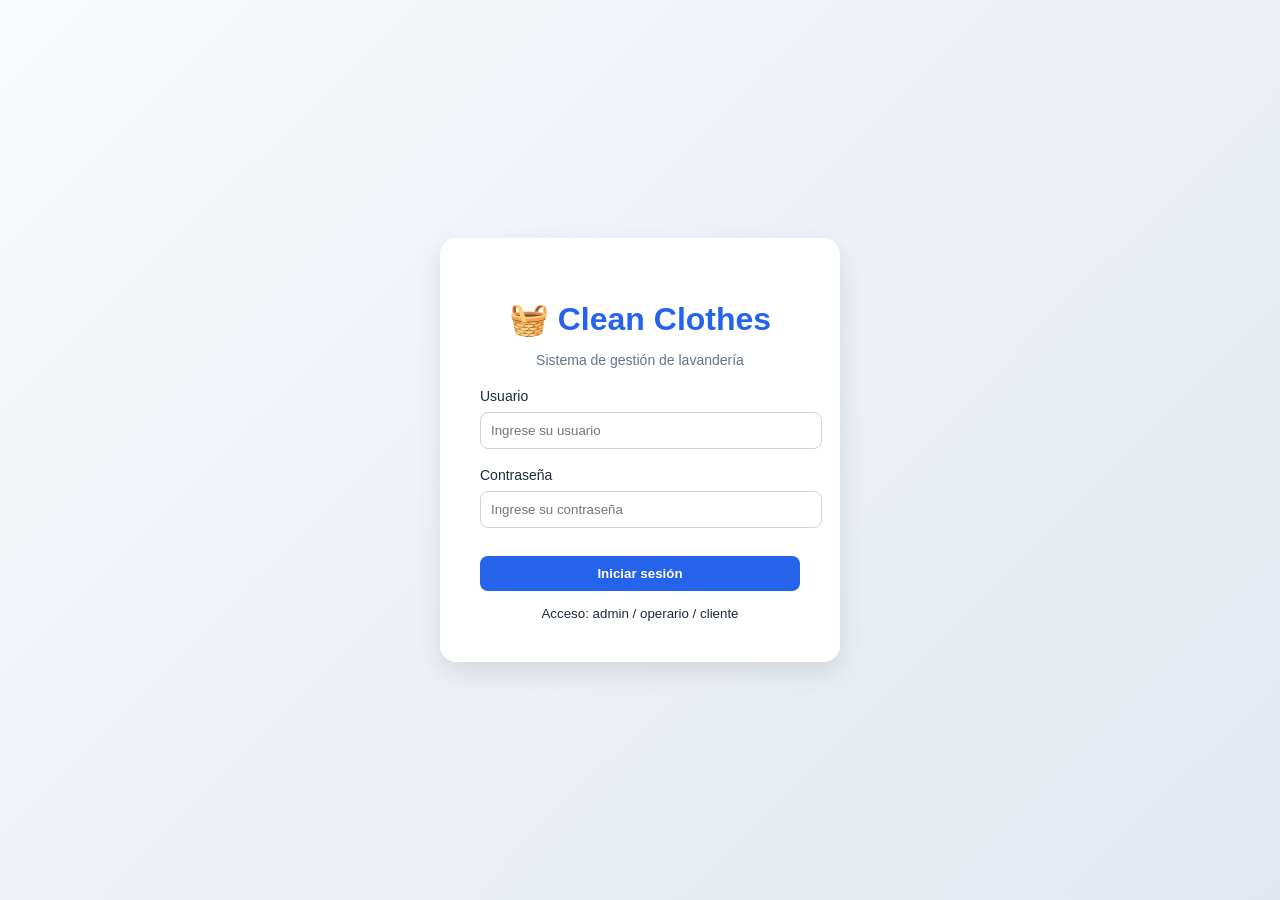
<file: index.html>
<!doctype html>
<html lang="es">
  <head>
    <meta charset="UTF-8" />
    <title>Clean Clothes - Login</title>
    <link rel="stylesheet" href="css/styles.css" />
  </head>
  <body>
    <div class="login-container">
      <div class="login-card">
        <h1>🧺 Clean Clothes</h1>
        <p class="subtitle">Sistema de gestión de lavandería</p>

        <label>Usuario</label>
        <input type="text" id="user" placeholder="Ingrese su usuario" />

        <label>Contraseña</label>
        <input type="password" id="pass" placeholder="Ingrese su contraseña" />

        <button onclick="login()">Iniciar sesión</button>

        <p id="msg"></p>

        <small>Acceso: admin / operario / cliente</small>
      </div>
    </div>

    <script src="js/auth.js"></script>
  </body>
</html>
</file>
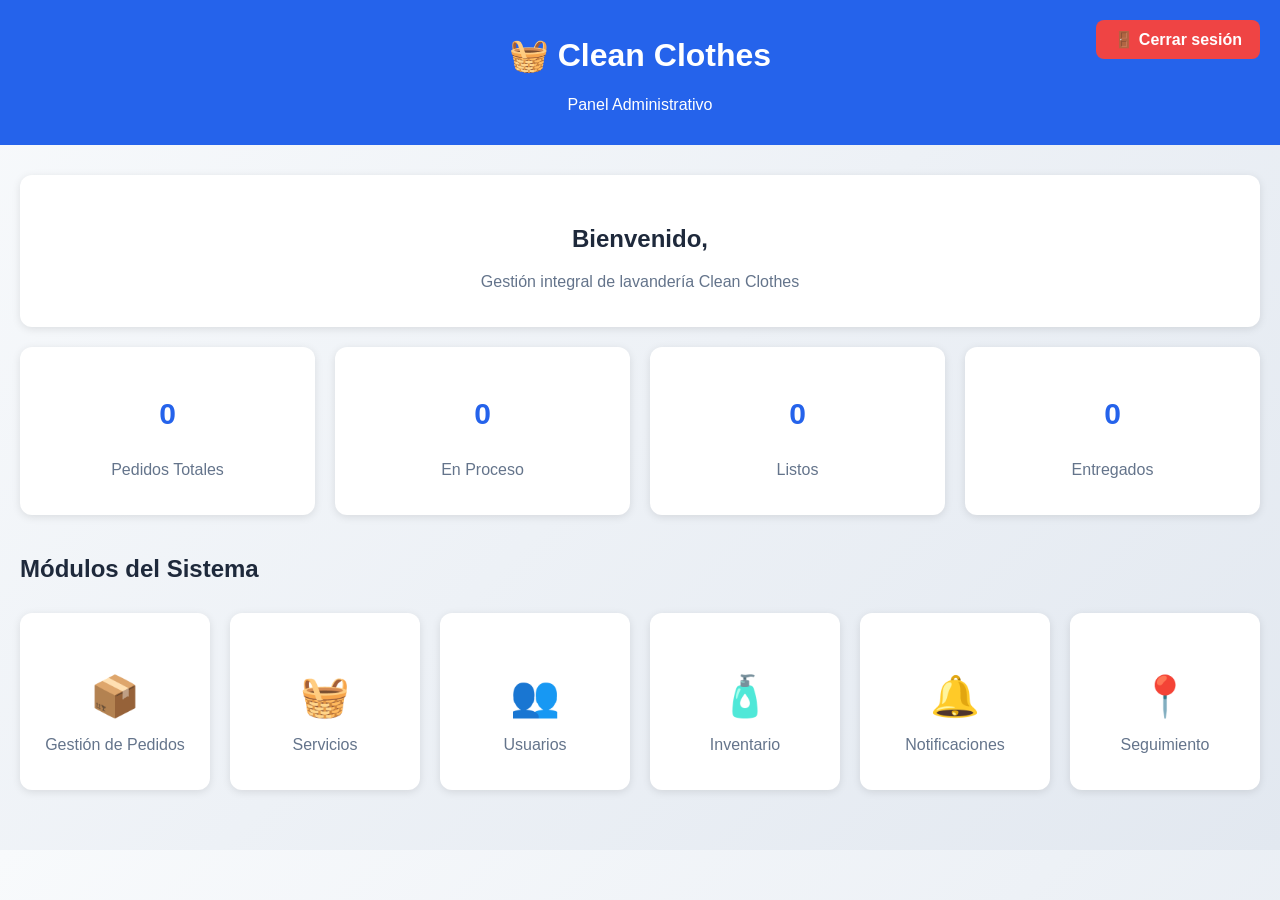
<file: dashboard_admin.html>
<!doctype html>
<html lang="es">
  <head>
    <meta charset="UTF-8" />
    <title>Dashboard Administrador</title>
    <link rel="stylesheet" href="css/styles.css" />
  </head>

  <body>
    <header>
      <a href="#" onclick="cerrarSesion()" class="btn-logout">
        🚪 Cerrar sesión
      </a>

      <h1>🧺 Clean Clothes</h1>
      <p>Panel Administrativo</p>
    </header>

    <div class="container">
      <!-- Bienvenida -->
      <div class="card">
        <h2>Bienvenido, <span id="rolUser"></span></h2>
        <p>Gestión integral de lavandería Clean Clothes</p>
      </div>

      <!-- Estadísticas -->
      <div class="estadisticas">
        <div class="card">
          <h3 id="totalPedidos">0</h3>
          <p>Pedidos Totales</p>
        </div>

        <div class="card">
          <h3 id="enProceso">0</h3>
          <p>En Proceso</p>
        </div>

        <div class="card">
          <h3 id="listos">0</h3>
          <p>Listos</p>
        </div>

        <div class="card">
          <h3 id="entregados">0</h3>
          <p>Entregados</p>
        </div>
      </div>

      <!-- Módulos -->
      <h2>Módulos del Sistema</h2>

      <div class="estadisticas">
        <a href="pedidos.html" class="card card-link">
          <h3>📦</h3>
          <p>Gestión de Pedidos</p>
        </a>

        <a href="servicios.html" class="card card-link">
          <h3>🧺</h3>
          <p>Servicios</p>
        </a>

        <a href="usuarios.html" class="card card-link">
          <h3>👥</h3>
          <p>Usuarios</p>
        </a>

        <a href="inventario.html" class="card card-link">
          <h3>🧴</h3>
          <p>Inventario</p>
        </a>

        <a href="notificaciones.html" class="card card-link">
          <h3>🔔</h3>
          <p>Notificaciones</p>
        </a>

        <a href="seguimiento.html" class="card card-link">
          <h3>📍</h3>
          <p>Seguimiento</p>
        </a>
      </div>
    </div>

    <script src="js/auth.js"></script>
    <script src="js/pedidos.js"></script>
    <script src="js/app.js"></script>
  </body>
</html>
</file>
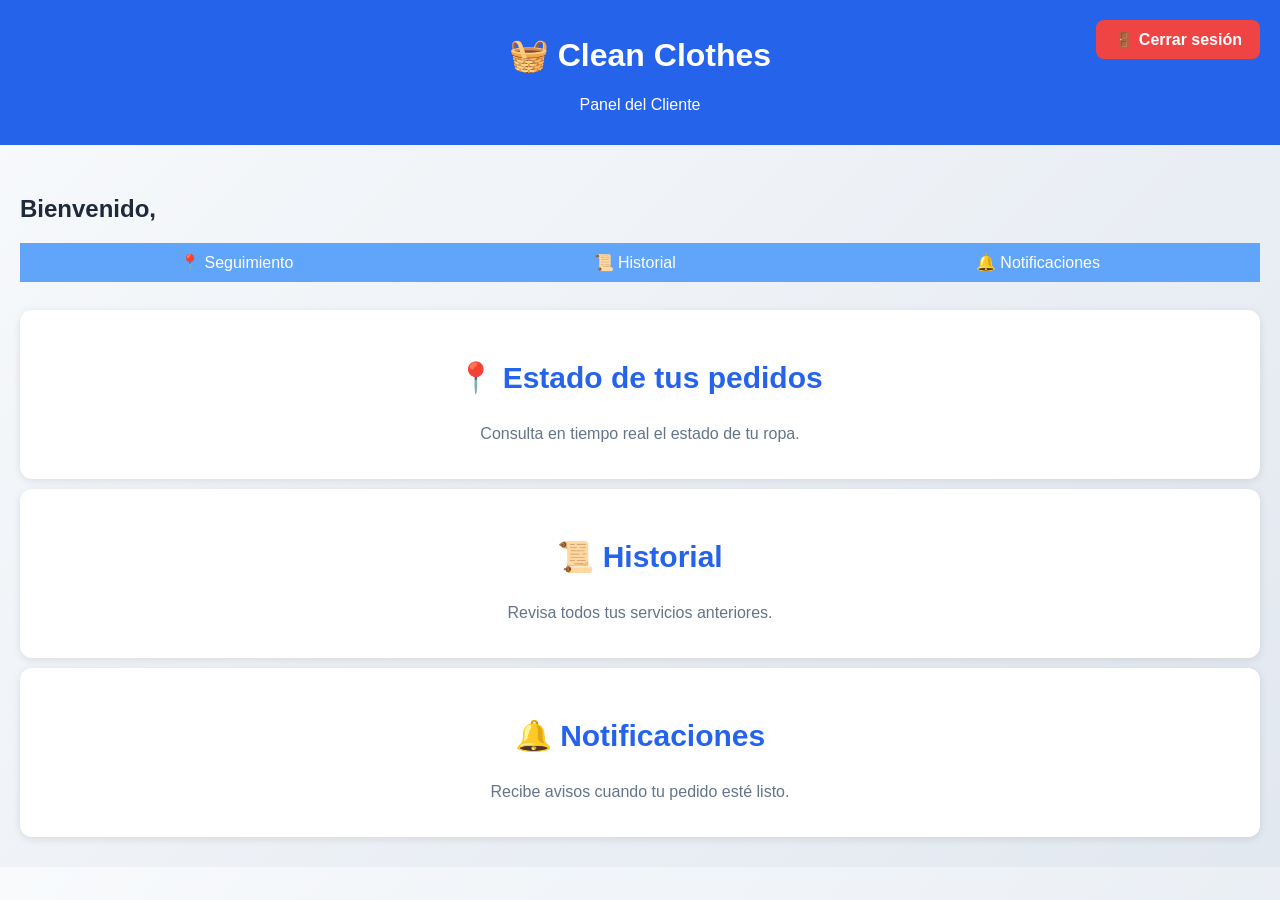
<file: dashboard_cliente.html>
<!doctype html>
<html lang="es">
  <head>
    <meta charset="UTF-8" />
    <title>Dashboard Cliente - Clean Clothes</title>
    <link rel="stylesheet" href="css/styles.css" />
  </head>

  <body>
    <header>
      <a href="#" onclick="cerrarSesion()" class="btn-logout">
        🚪 Cerrar sesión
      </a>

      <h1>🧺 Clean Clothes</h1>
      <p>Panel del Cliente</p>
    </header>

    <div class="container">
      <!-- Bienvenida dinámica -->
      <h2>Bienvenido, <span id="rolUser"></span></h2>

      <!-- MENÚ DEL CLIENTE -->
      <div class="menu">
        <a href="seguimiento.html">📍 Seguimiento</a>
        <a href="historial.html">📜 Historial</a>
        <a href="notificaciones.html">🔔 Notificaciones</a>
      </div>

      <br />

      <!-- TARJETAS INFORMATIVAS -->
      <div class="card">
        <h3>📍 Estado de tus pedidos</h3>
        <p>Consulta en tiempo real el estado de tu ropa.</p>
      </div>

      <div class="card">
        <h3>📜 Historial</h3>
        <p>Revisa todos tus servicios anteriores.</p>
      </div>

      <div class="card">
        <h3>🔔 Notificaciones</h3>
        <p>Recibe avisos cuando tu pedido esté listo.</p>
      </div>
    </div>

    <script src="js/auth.js"></script>
    <script src="js/app.js"></script>
  </body>
</html>
</file>
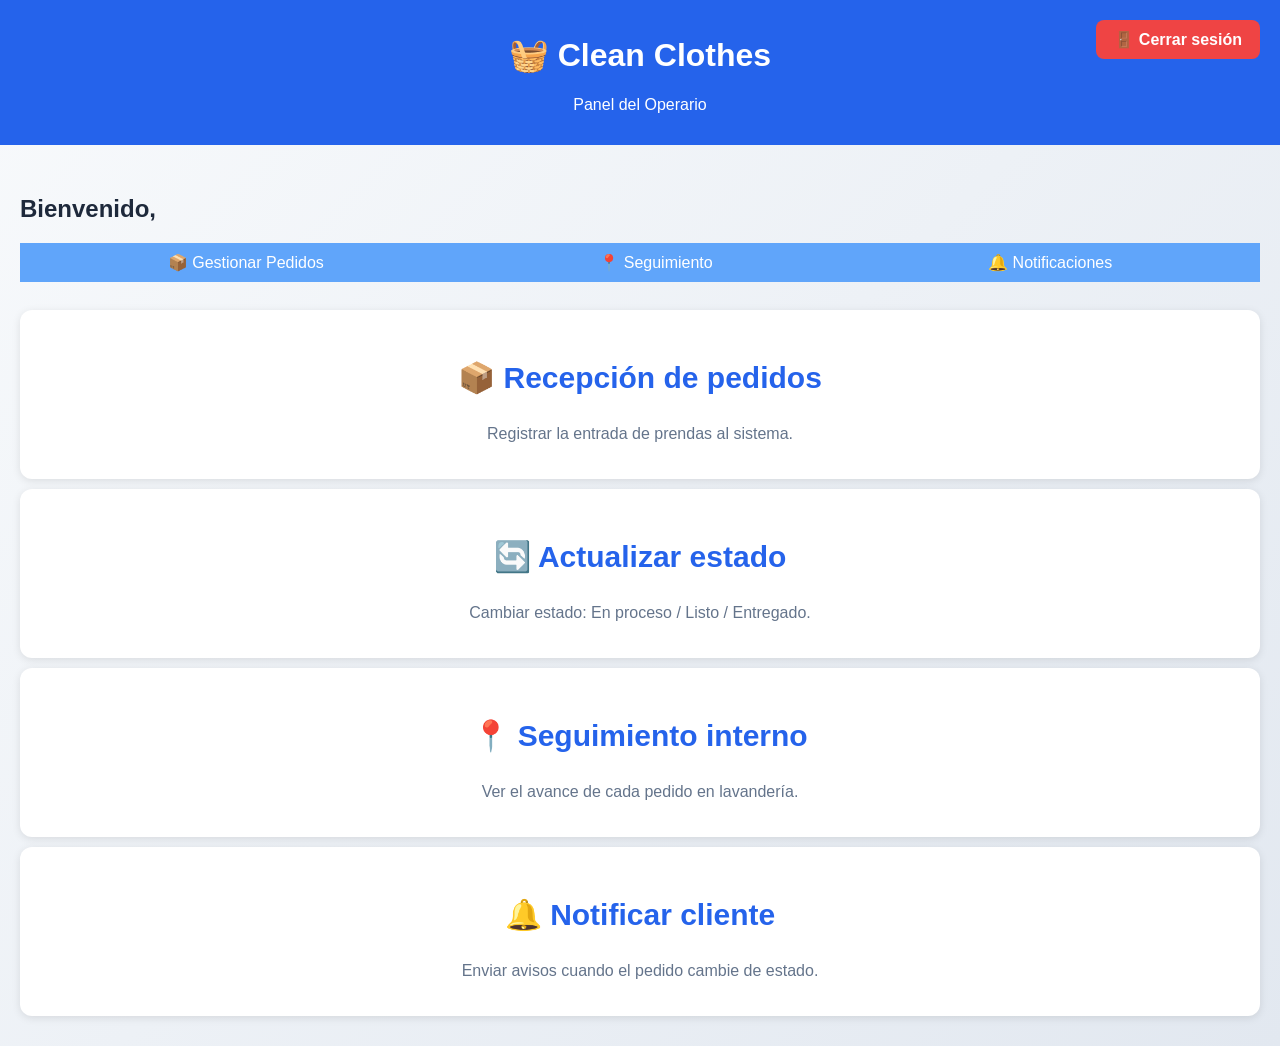
<file: dashboard_operario.html>
<!doctype html>
<html lang="es">
  <head>
    <meta charset="UTF-8" />
    <title>Dashboard Operario - Clean Clothes</title>
    <link rel="stylesheet" href="css/styles.css" />
  </head>

  <body>
    <header>
      <a href="#" onclick="cerrarSesion()" class="btn-logout">
        🚪 Cerrar sesión
      </a>

      <h1>🧺 Clean Clothes</h1>
      <p>Panel del Operario</p>
    </header>

    <div class="container">
      <!-- BIENVENIDA -->
      <h2>Bienvenido, <span id="rolUser"></span></h2>

      <!-- MENÚ OPERARIO -->
      <div class="menu">
        <a href="pedidos.html">📦 Gestionar Pedidos</a>
        <a href="seguimiento.html">📍 Seguimiento</a>
        <a href="notificaciones.html">🔔 Notificaciones</a>
      </div>

      <br />

      <!-- FUNCIONES PRINCIPALES -->

      <div class="card">
        <h3>📦 Recepción de pedidos</h3>
        <p>Registrar la entrada de prendas al sistema.</p>
      </div>

      <div class="card">
        <h3>🔄 Actualizar estado</h3>
        <p>Cambiar estado: En proceso / Listo / Entregado.</p>
      </div>

      <div class="card">
        <h3>📍 Seguimiento interno</h3>
        <p>Ver el avance de cada pedido en lavandería.</p>
      </div>

      <div class="card">
        <h3>🔔 Notificar cliente</h3>
        <p>Enviar avisos cuando el pedido cambie de estado.</p>
      </div>
    </div>

    <script src="js/auth.js"></script>
    <script src="js/app.js"></script>
  </body>
</html>
</file>
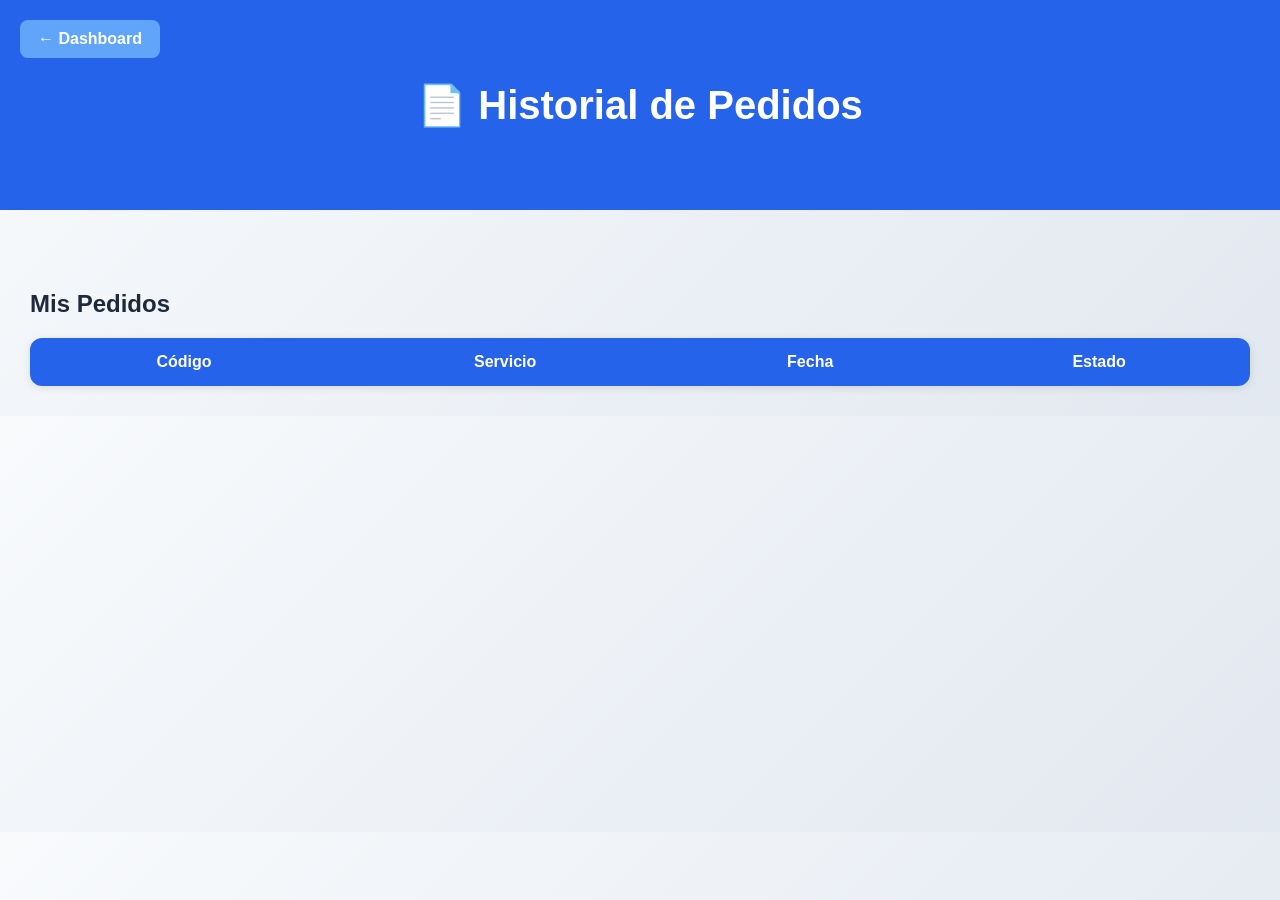
<file: historial.html>
<!doctype html>
<html>
  <head>
    <title>Historial</title>
    <link rel="stylesheet" href="css/styles.css" />
  </head>
  <body>
    <header class="header-page">
      <a href="dashboard_cliente.html" class="btn-volver"> ← Dashboard </a>

      <h1>📄 Historial de Pedidos</h1>
    </header>

    <div class="contenedor">
      <h2>Mis Pedidos</h2>

      <div class="tabla-container">
        <table>
          <thead>
            <tr>
              <th>Código</th>
              <th>Servicio</th>
              <th>Fecha</th>
              <th>Estado</th>
            </tr>
          </thead>

          <tbody id="tablaHistorial"></tbody>
        </table>
      </div>
    </div>
    <script src="js/auth.js"></script>
    <script src="js/historial.js"></script>
    <script src="js/app.js"></script>
  </body>
</html>
</file>
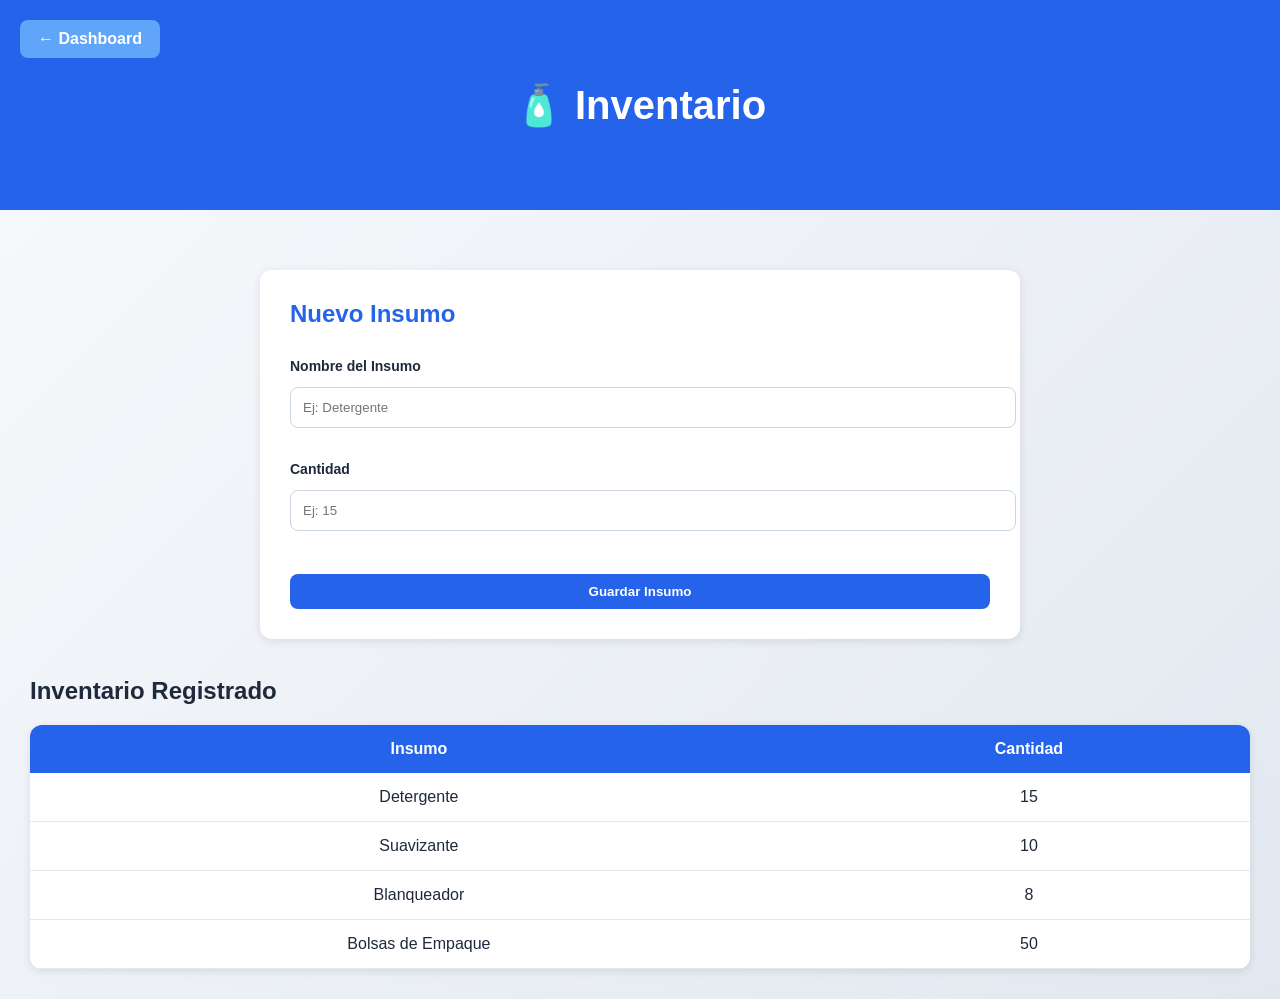
<file: inventario.html>
<!doctype html>
<html>
  <head>
    <title>Inventario</title>
    <link rel="stylesheet" href="css/styles.css" />
  </head>
  <body>
    <header class="header-page">
      <a href="#" onclick="volverDashboard()" class="btn-volver">
        ← Dashboard
      </a>

      <h1>🧴 Inventario</h1>
    </header>

    <div class="contenedor">
      <div class="form-card">
        <h2>Nuevo Insumo</h2>

        <div class="grupo-formulario">
          <label>Nombre del Insumo</label>
          <input type="text" id="insumo" placeholder="Ej: Detergente" />
        </div>

        <div class="grupo-formulario">
          <label>Cantidad</label>
          <input type="number" id="cantidad" placeholder="Ej: 15" />
        </div>

        <button onclick="guardarInsumo()">Guardar Insumo</button>
      </div>

      <br />

      <h2>Inventario Registrado</h2>

      <div class="tabla-container">
        <table>
          <thead>
            <tr>
              <th>Insumo</th>
              <th>Cantidad</th>
            </tr>
          </thead>

          <tbody id="tablaInventario"></tbody>
        </table>
      </div>
    </div>
    <script src="js/auth.js"></script>
    <script src="js/inventario.js"></script>
    <script src="js/app.js"></script>
  </body>
</html>
</file>
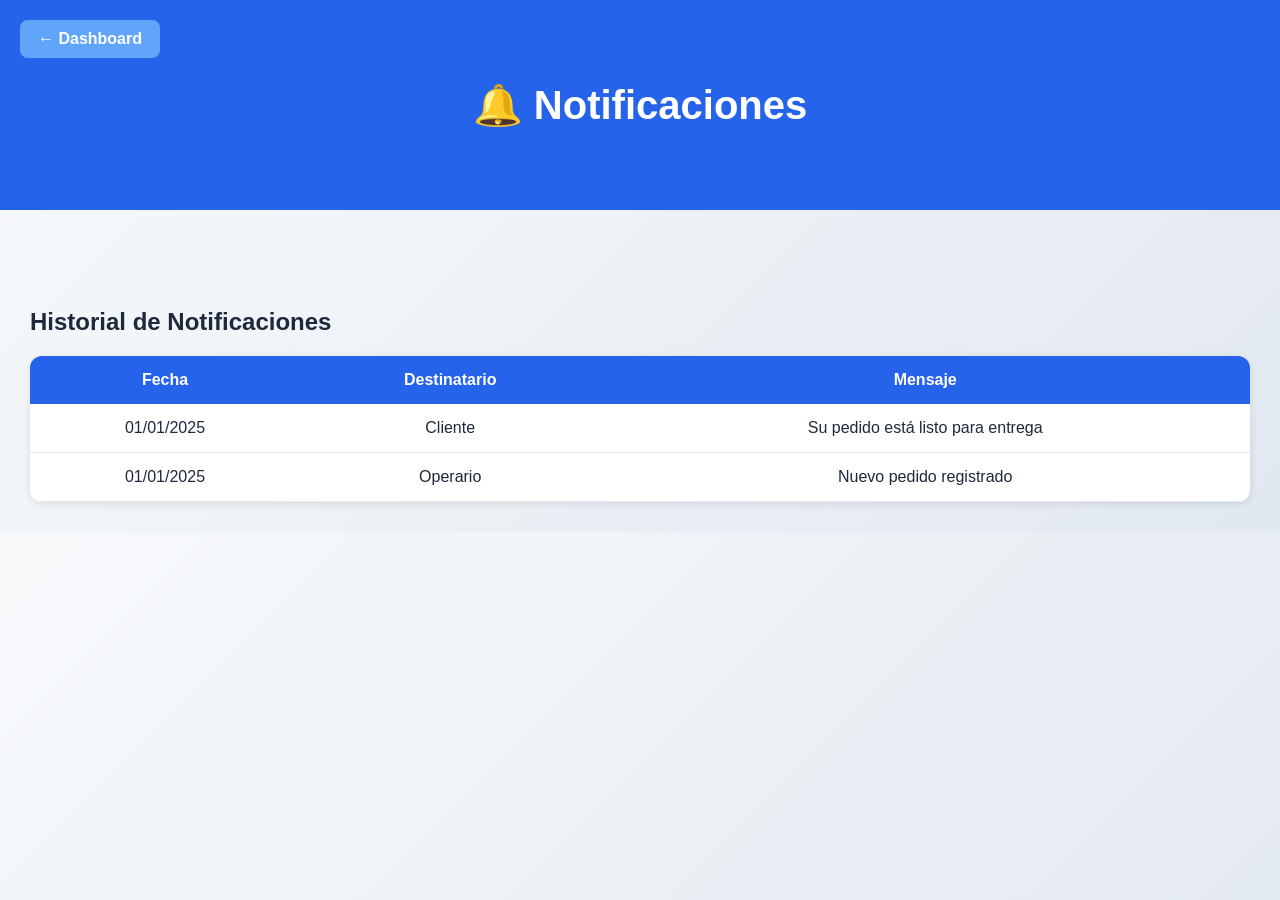
<file: notificaciones.html>
<!doctype html>
<html>
  <head>
    <title>Notificaciones</title>
    <link rel="stylesheet" href="css/styles.css" />
  </head>
  <body>
    <header class="header-page">
      <a href="#" onclick="volverDashboard()" class="btn-volver">
        ← Dashboard
      </a>

      <h1>🔔 Notificaciones</h1>
    </header>

    <div class="contenedor">
      <div id="panelAdmin">
        <div class="form-card">
          <h2>Nueva Notificación</h2>

          <div class="grupo-formulario">
            <label>Destinatario</label>

            <select id="destinatario">
              <option>Cliente</option>
              <option>Operario</option>
              <option>Administrador</option>
            </select>
          </div>

          <div class="grupo-formulario">
            <label>Mensaje</label>

            <textarea
              id="mensajeNotificacion"
              rows="4"
              placeholder="Escriba la notificación"
            >
            </textarea>
          </div>

          <button onclick="guardarNotificacion()">Enviar Notificación</button>
        </div>
      </div>

      <br />

      <h2 id="tituloNotificaciones"></h2>

      <div class="tabla-container">
        <table>
          <thead>
            <tr>
              <th>Fecha</th>
              <th>Destinatario</th>
              <th>Mensaje</th>
            </tr>
          </thead>

          <tbody id="tablaNotificaciones"></tbody>
        </table>
      </div>
    </div>
    <script src="js/auth.js"></script>
    <script src="js/notificaciones.js"></script>
    <script src="js/app.js"></script>
  </body>
</html>
</file>
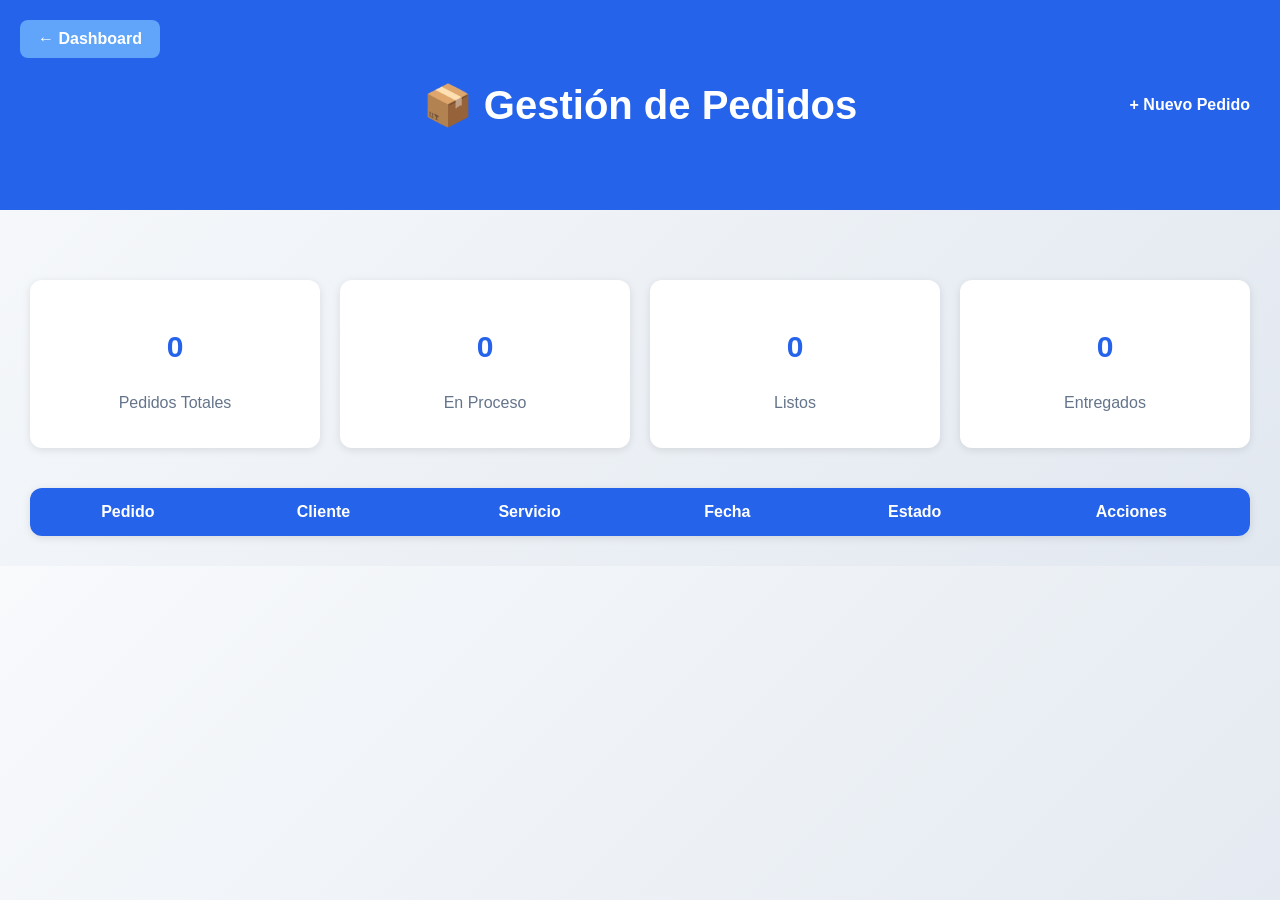
<file: pedidos.html>
<!doctype html>
<html lang="es">
  <head>
    <meta charset="UTF-8" />
    <meta name="viewport" content="width=device-width, initial-scale=1.0" />
    <title>Gestión de Pedidos | Clean Clothes</title>
    <link rel="stylesheet" href="css/styles.css" />
  </head>
  <body>
    <header class="header-page">
      <a href="#" onclick="volverDashboard()" class="btn-volver">
        ← Dashboard
      </a>

      <h1>📦 Gestión de Pedidos</h1>

      <a href="registrar_pedido.html" class="btn-accion"> + Nuevo Pedido </a>
    </header>
    <div class="contenedor">
      <div class="estadisticas">
        <div class="card">
          <h3 id="totalPedidos">0</h3>
          <p>Pedidos Totales</p>
        </div>

        <div class="card">
          <h3 id="enProceso">0</h3>
          <p>En Proceso</p>
        </div>

        <div class="card">
          <h3 id="listos">0</h3>
          <p>Listos</p>
        </div>

        <div class="card">
          <h3 id="entregados">0</h3>
          <p>Entregados</p>
        </div>
      </div>

      <section class="tabla-container">
        <table>
          <thead>
            <tr>
              <th>Pedido</th>
              <th>Cliente</th>
              <th>Servicio</th>
              <th>Fecha</th>
              <th>Estado</th>
              <th>Acciones</th>
            </tr>
          </thead>

          <tbody id="tablaPedidos"></tbody>
        </table>
      </section>
    </div>
    <script src="js/auth.js"></script>
    <script src="js/pedidos.js"></script>
    <script src="js/app.js"></script>
  </body>
</html>
</file>
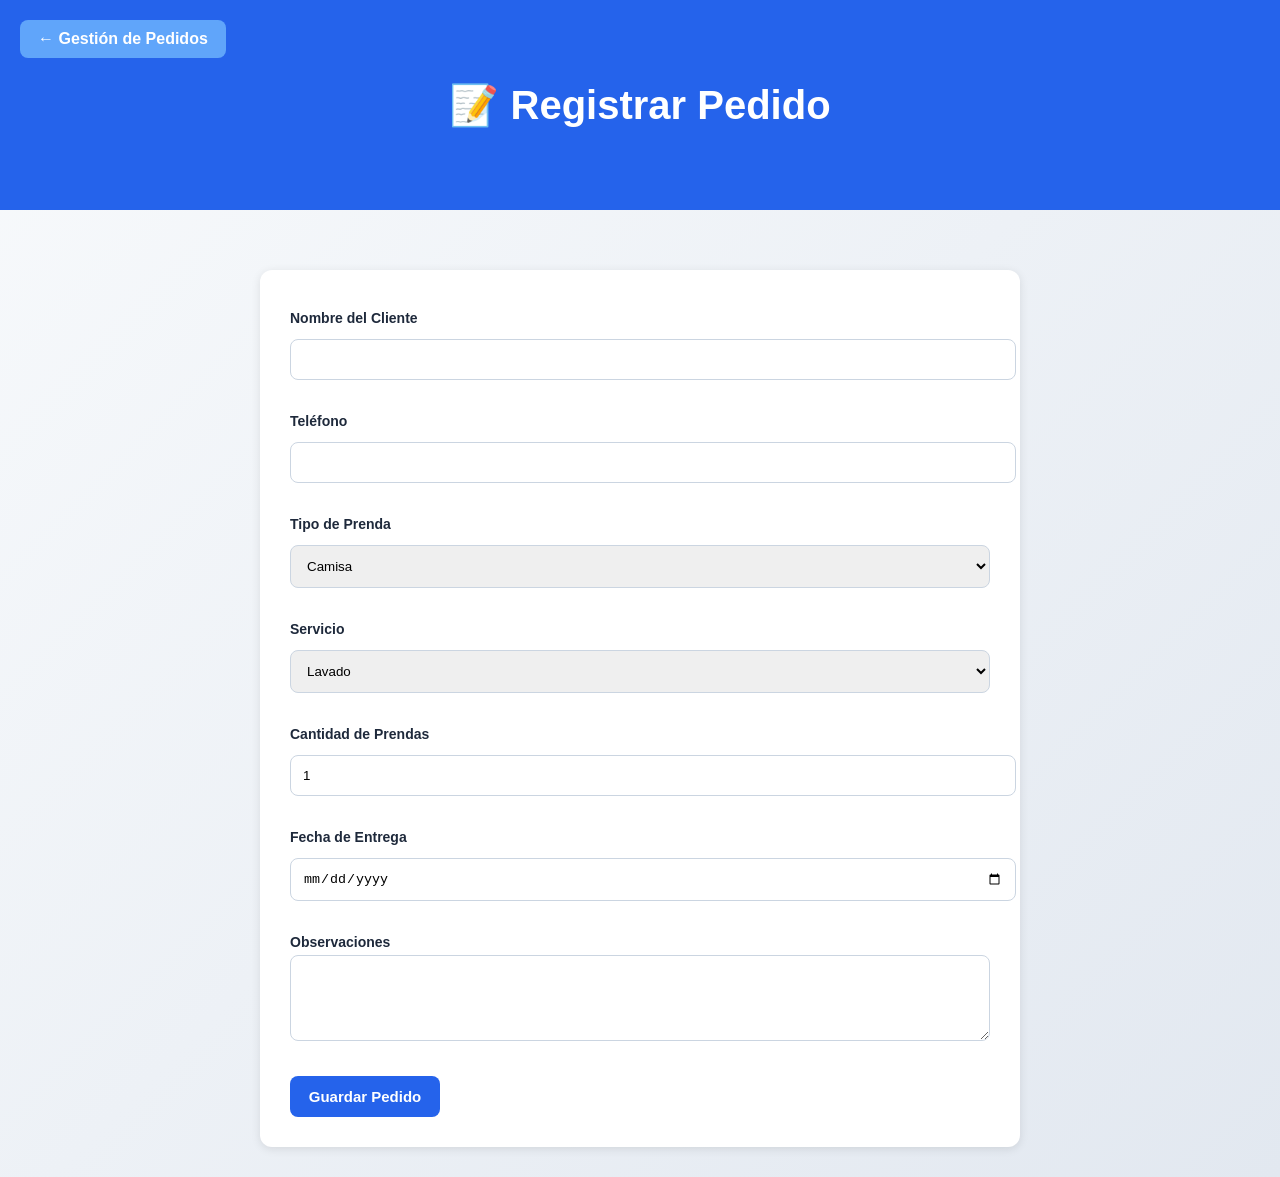
<file: registrar_pedido.html>
<!doctype html>

<html lang="es">
  <head>
    <meta charset="UTF-8" />
    <meta name="viewport" content="width=device-width, initial-scale=1.0" />
    <title>Registrar Pedido | Clean Clothes</title>
    <link rel="stylesheet" href="css/styles.css" />
  </head>

  <body>
    <header class="header-page">
      <a href="pedidos.html" class="btn-volver"> ← Gestión de Pedidos </a>

      <h1>📝 Registrar Pedido</h1>
    </header>
    <div class="contenedor">
      <div class="form-card">
        <form id="formPedido">
          <div class="grupo-formulario">
            <label for="cliente">Nombre del Cliente</label>
            <input type="text" id="cliente" required />
          </div>

          <div class="grupo-formulario">
            <label for="telefono">Teléfono</label>
            <input type="tel" id="telefono" required />
          </div>

          <div class="grupo-formulario">
            <label for="prenda">Tipo de Prenda</label>
            <select id="prenda">
              <option>Camisa</option>
              <option>Pantalón</option>
              <option>Vestido</option>
              <option>Chaqueta</option>
              <option>Ropa de cama</option>
            </select>
          </div>

          <div class="grupo-formulario">
            <label for="servicio">Servicio</label>
            <select id="servicio">
              <option>Lavado</option>
              <option>Planchado</option>
              <option>Lavado y Planchado</option>
            </select>
          </div>

          <div class="grupo-formulario">
            <label for="cantidad">Cantidad de Prendas</label>
            <input type="number" id="cantidad" min="1" value="1" />
          </div>

          <div class="grupo-formulario">
            <label for="fecha">Fecha de Entrega</label>
            <input type="date" id="fecha" />
          </div>

          <div class="grupo-formulario">
            <label for="observaciones">Observaciones</label>
            <textarea id="observaciones" rows="4"></textarea>
          </div>

          <button type="button" class="btn-principal" onclick="guardarPedido()">
            Guardar Pedido
          </button>
        </form>
      </div>
    </div>

    <script src="js/auth.js"></script>
    <script src="js/pedidos.js"></script>
  </body>
</html>
</file>
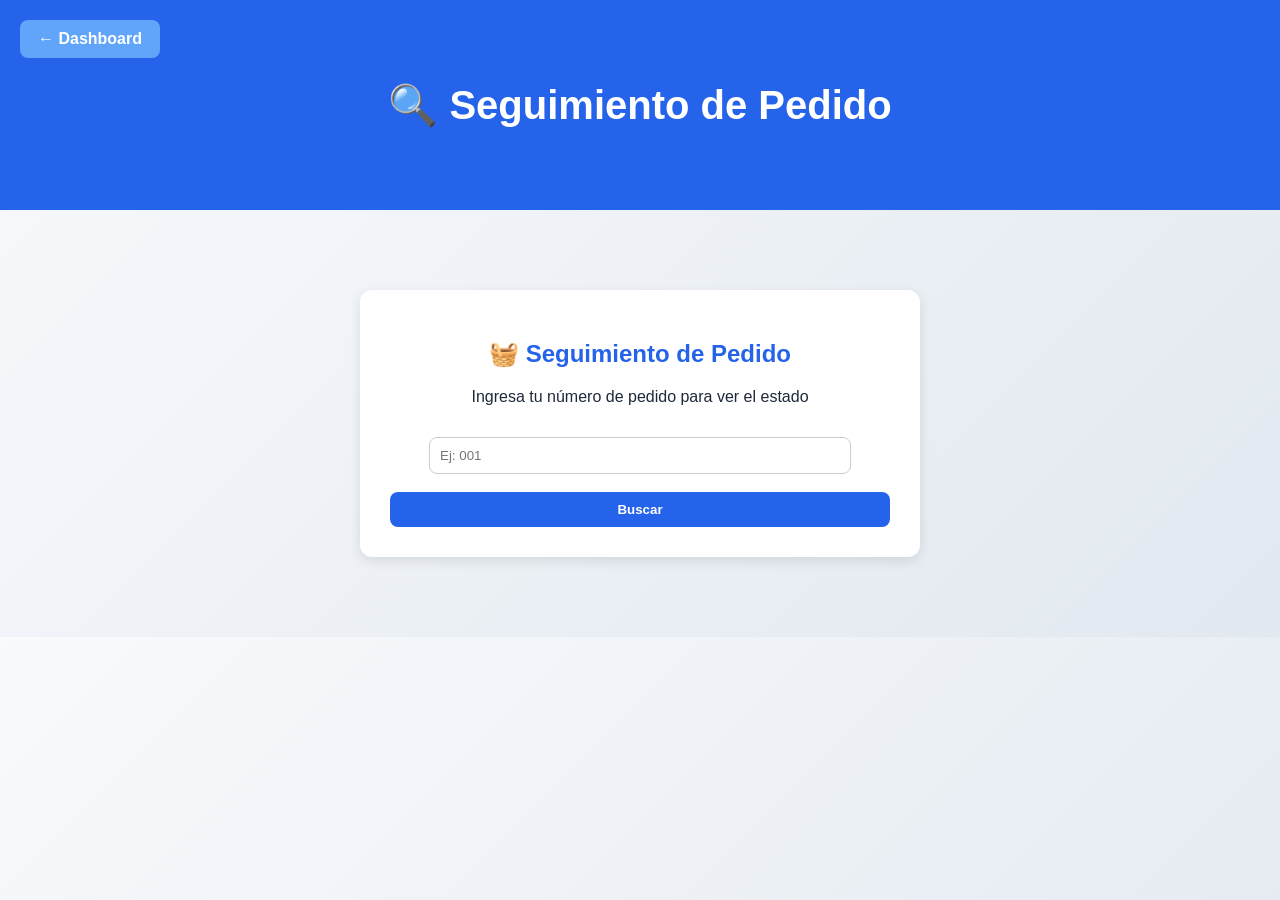
<file: seguimiento.html>
<!doctype html>
<html lang="es">
  <head>
    <meta charset="UTF-8" />
    <title>Seguimiento de Pedido - Clean Clothes</title>
    <link rel="stylesheet" href="css/styles.css" />
  </head>

  <body>
    <header class="header-page">
      <a href="#" onclick="volverDashboard()" class="btn-volver">
        ← Dashboard
      </a>

      <h1>🔍 Seguimiento de Pedido</h1>
    </header>
    <div class="seguimiento-container">
      <h2>🧺 Seguimiento de Pedido</h2>

      <p>Ingresa tu número de pedido para ver el estado</p>

      <input type="text" id="codigoPedido" placeholder="Ej: 001" />
      <button onclick="buscarPedido()">Buscar</button>

      <div id="resultado"></div>
    </div>
    <script src="js/auth.js"></script>
    <script src="js/seguimiento.js"></script>
  </body>
</html>
</file>
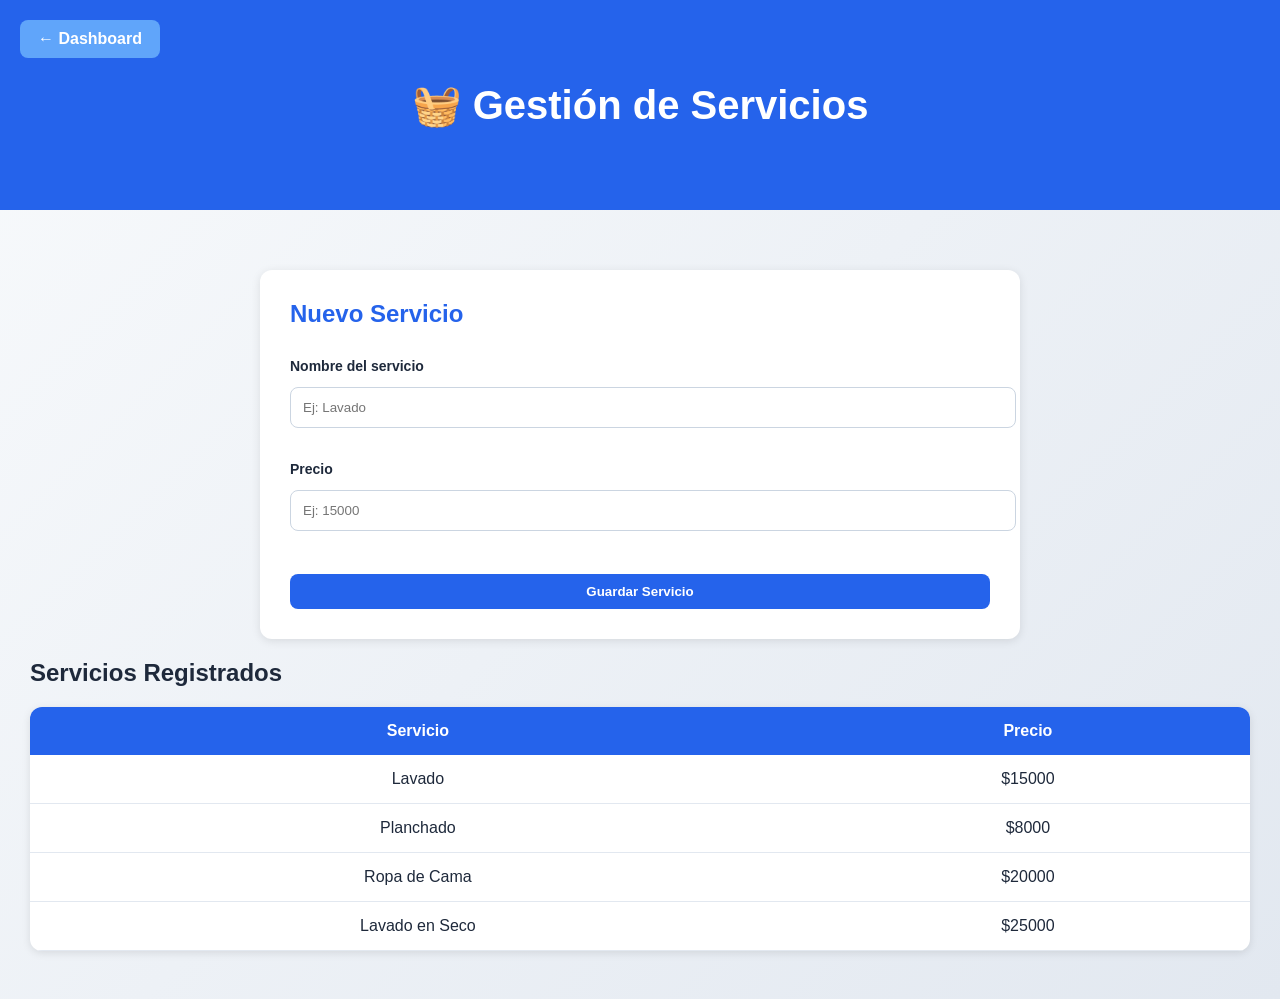
<file: servicios.html>
<!doctype html>
<html lang="es">
  <head>
    <meta charset="UTF-8" />
    <title>Servicios - Clean Clothes</title>
    <link rel="stylesheet" href="css/styles.css" />
  </head>

  <body>
    <header class="header-page">
      <a href="#" onclick="volverDashboard()" class="btn-volver">
        ← Dashboard
      </a>

      <h1>🧺 Gestión de Servicios</h1>
    </header>

    <div class="contenedor">
      <!-- Formulario -->
      <div class="form-card">
        <h2>Nuevo Servicio</h2>

        <div class="grupo-formulario">
          <label>Nombre del servicio</label>
          <input type="text" id="nombreServicio" placeholder="Ej: Lavado" />
        </div>

        <div class="grupo-formulario">
          <label>Precio</label>
          <input type="number" id="precioServicio" placeholder="Ej: 15000" />
        </div>

        <button onclick="crearServicio()">Guardar Servicio</button>
      </div>

      <h2>Servicios Registrados</h2>

<div class="tabla-container">
    <table>
        <thead>
            <tr>
                <th>Servicio</th>
                <th>Precio</th>
            </tr>
        </thead>

        <tbody id="tablaServicios">
        </tbody>
    </table>
</div>
      </div>
      <br />
    </div>

    <script src="js/auth.js"></script>
    <script src="js/servicios.js"></script>
    <script src="js/app.js"></script>
  </body>
</html>
</file>
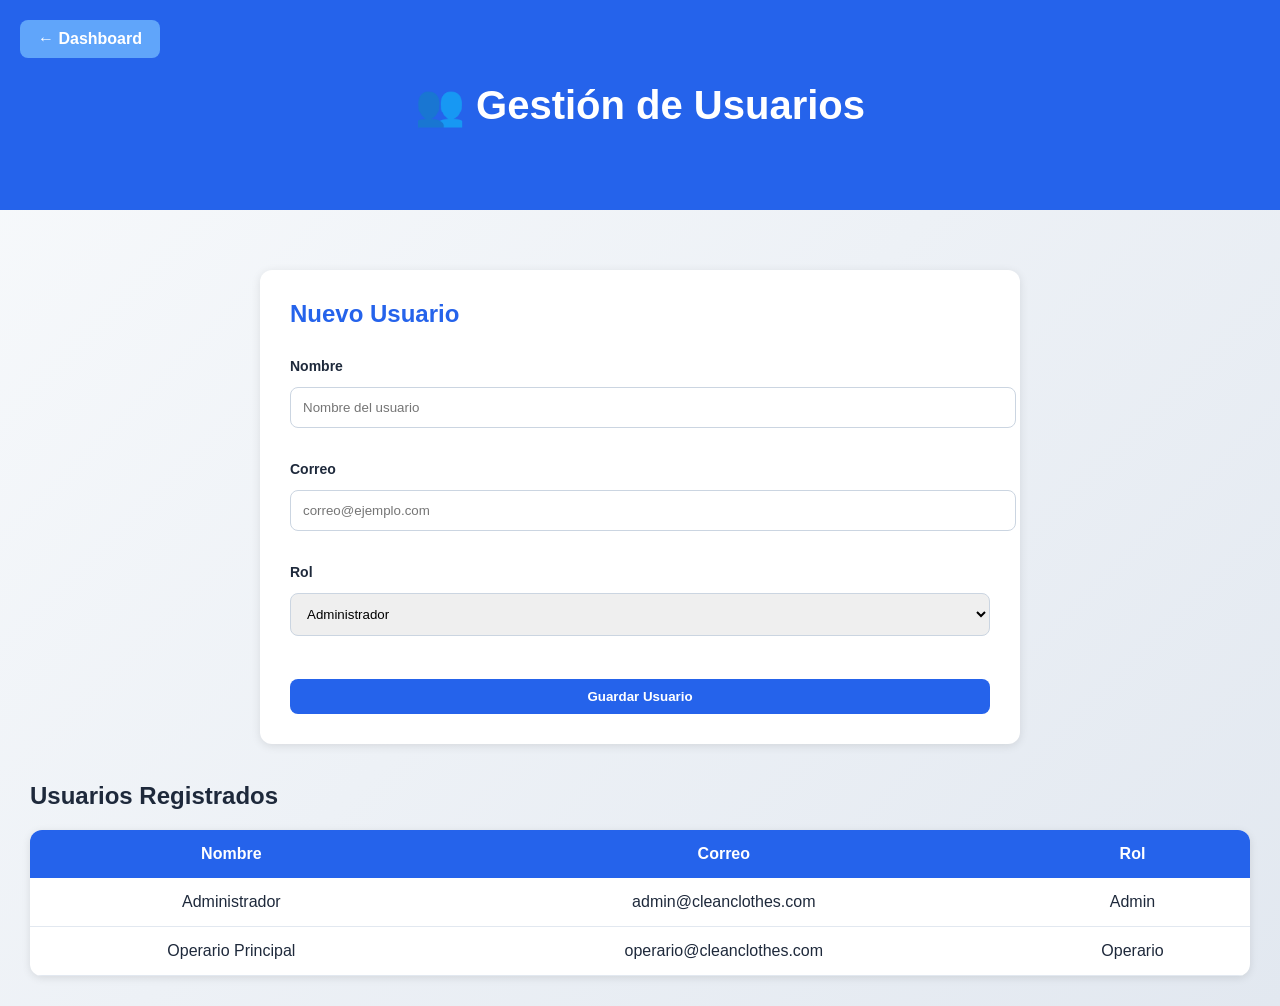
<file: usuarios.html>
<!doctype html>
<html>
  <head>
    <title>Usuarios</title>
    <link rel="stylesheet" href="css/styles.css" />
  </head>
  <body>
    <header class="header-page">
      <a href="dashboard_admin.html" class="btn-volver"> ← Dashboard </a>

      <h1>👥 Gestión de Usuarios</h1>
    </header>

    <div class="contenedor">
      <div class="form-card">
        <h2>Nuevo Usuario</h2>

        <div class="grupo-formulario">
          <label>Nombre</label>
          <input
            type="text"
            id="nombreUsuario"
            placeholder="Nombre del usuario"
          />
        </div>

        <div class="grupo-formulario">
          <label>Correo</label>
          <input
            type="email"
            id="correoUsuario"
            placeholder="correo@ejemplo.com"
          />
        </div>

        <div class="grupo-formulario">
          <label>Rol</label>

          <select id="rolUsuario">
            <option value="Admin">Administrador</option>
            <option value="Operario">Operario</option>
            <option value="Cliente">Cliente</option>
          </select>
        </div>

        <button onclick="crearUsuario()">Guardar Usuario</button>
      </div>

      <br />

      <h2>Usuarios Registrados</h2>

      <div class="tabla-container">
        <table>
          <thead>
            <tr>
              <th>Nombre</th>
              <th>Correo</th>
              <th>Rol</th>
            </tr>
          </thead>

          <tbody id="tablaUsuarios"></tbody>
        </table>
      </div>
    </div>
    <script src="js/auth.js"></script>
    <script src="js/usuarios.js"></script>
    <script src="js/app.js"></script>
  </body>
</html>
</file>
<file: css/styles.css>
@import url("base.css");
@import url("layout.css");
@import url("components.css");
@import url("pages.css");
</file>
